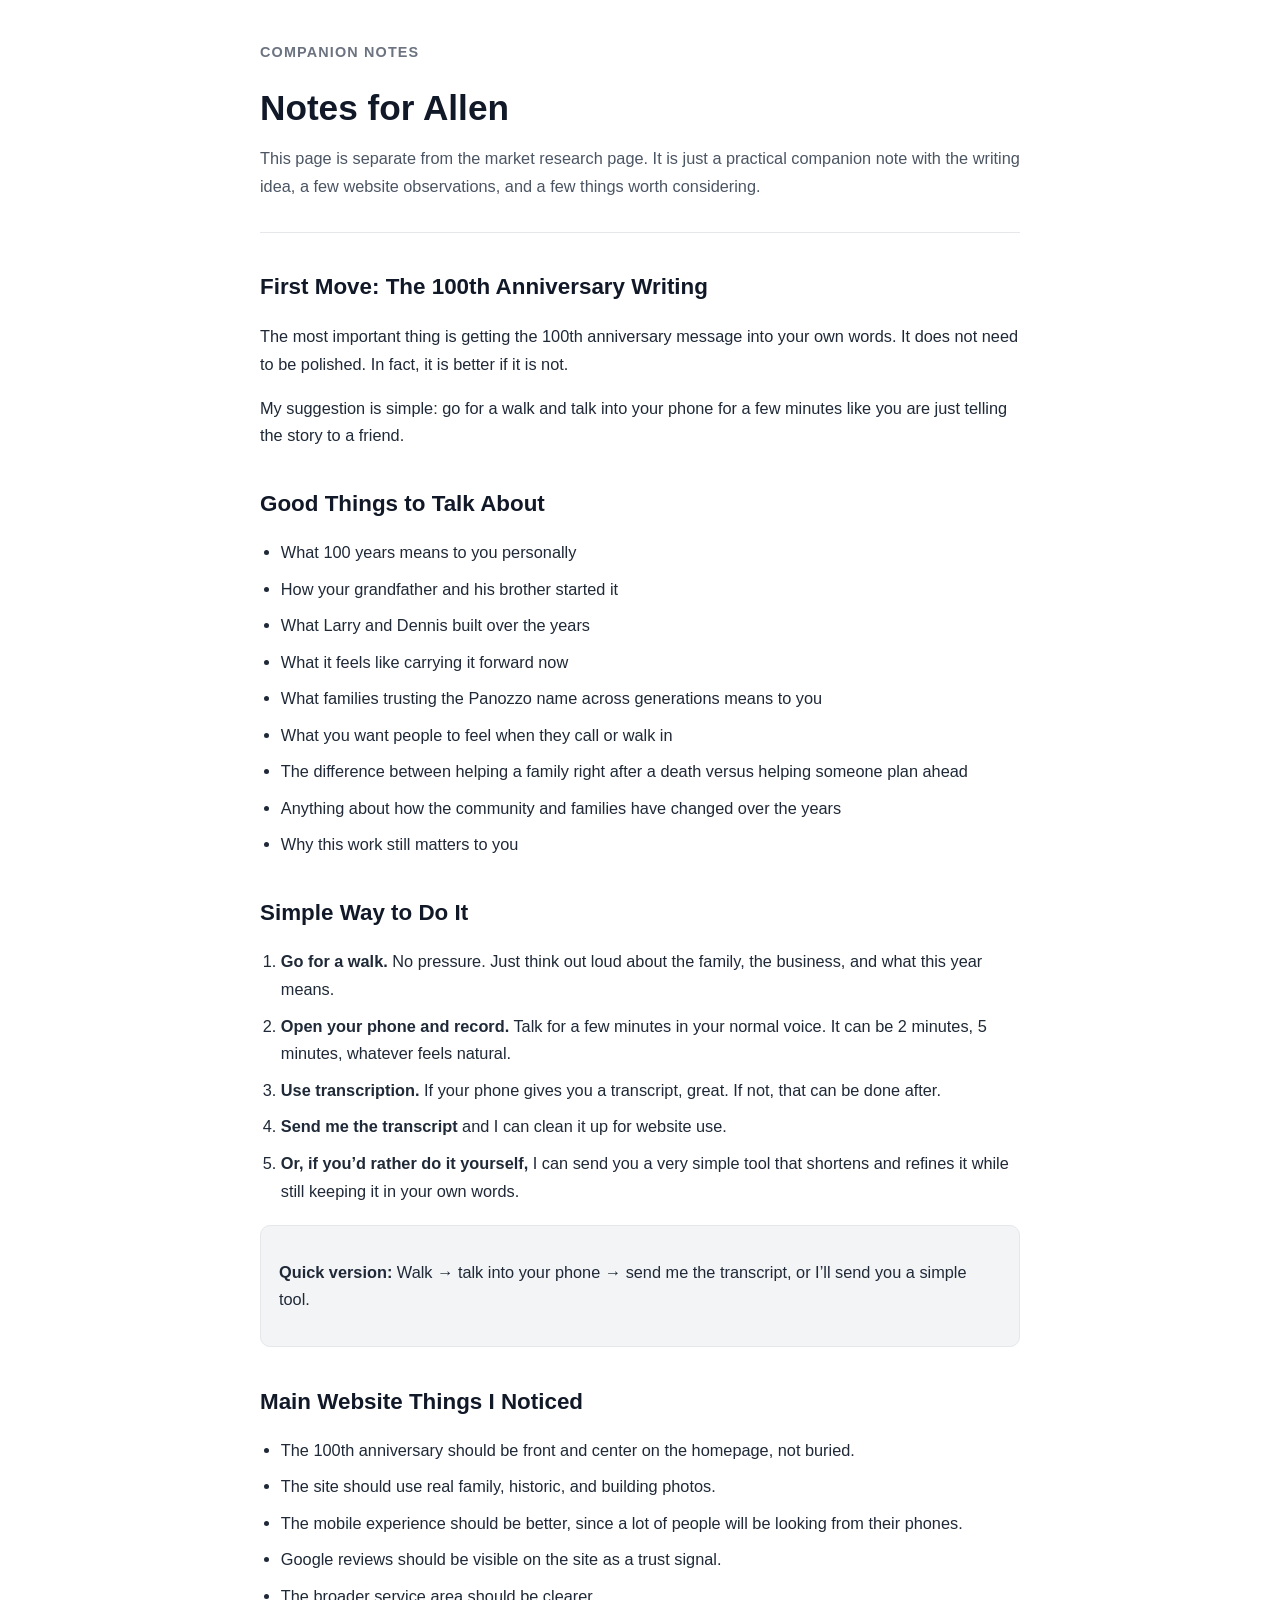
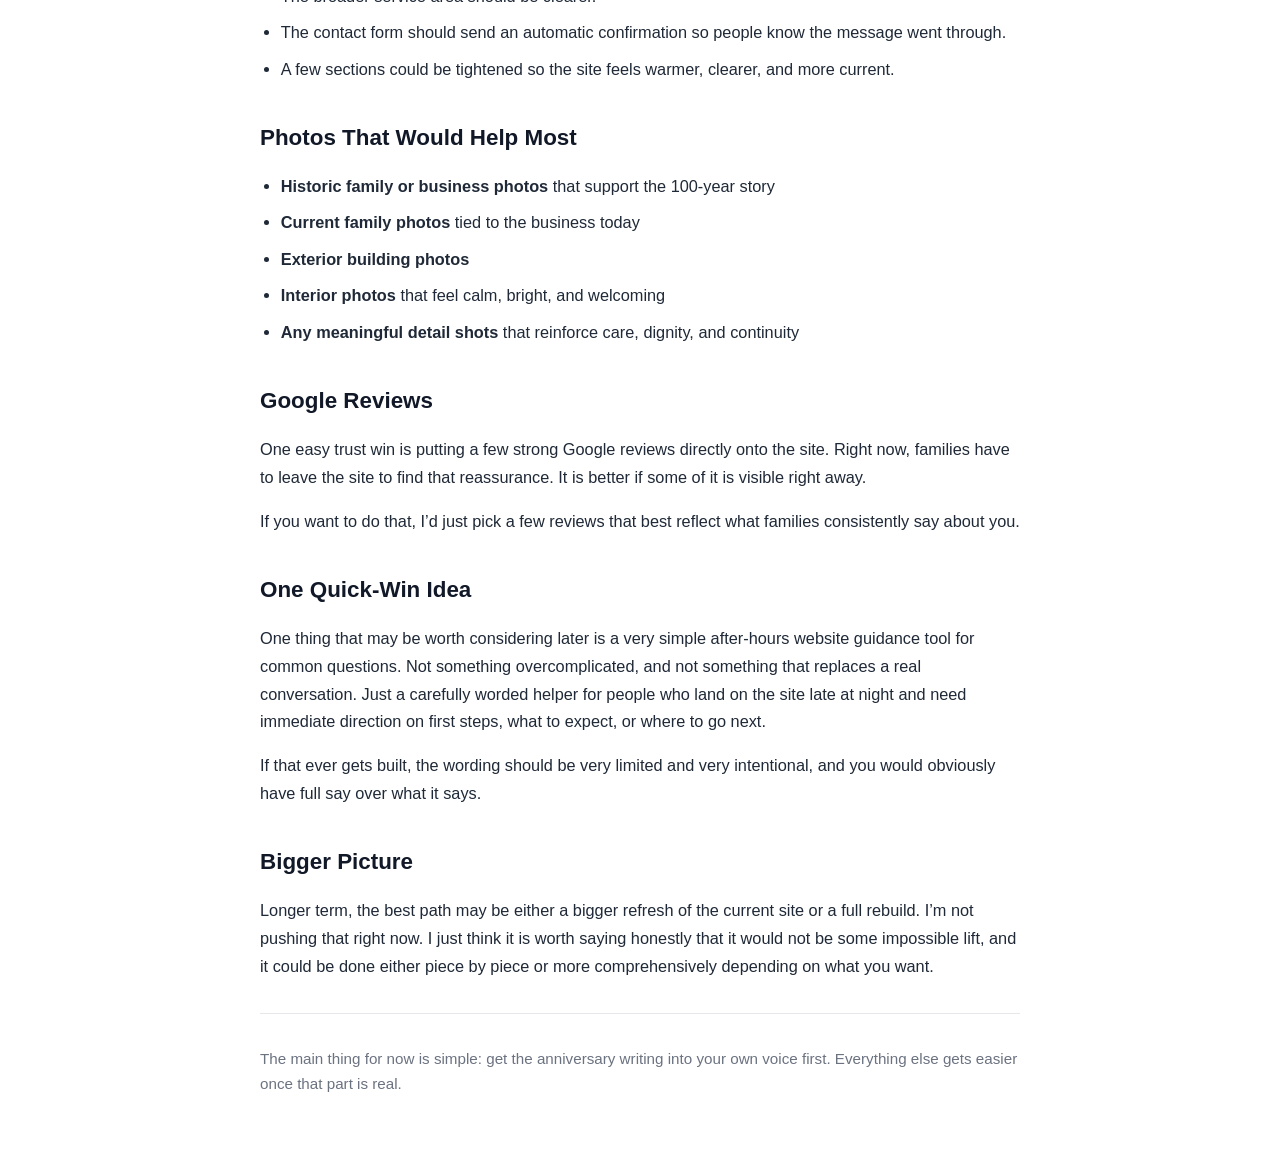
<file: notes-for-allen.html>
<!DOCTYPE html>
<html lang="en">
<head>
  <meta charset="UTF-8" />
  <meta name="viewport" content="width=device-width, initial-scale=1.0" />
  <title>Notes for Allen | Panozzo Bros.</title>
  <style>
    body {
      font-family: Arial, sans-serif;
      line-height: 1.7;
      color: #1f2937;
      background: #ffffff;
      margin: 0;
      padding: 0;
    }
    .wrap {
      max-width: 760px;
      margin: 0 auto;
      padding: 40px 20px 60px;
    }
    h1 {
      font-size: 2.2rem;
      line-height: 1.15;
      margin-bottom: 0.5rem;
      color: #111827;
    }
    h2 {
      font-size: 1.4rem;
      margin-top: 2.2rem;
      margin-bottom: 0.75rem;
      color: #111827;
    }
    p, li {
      font-size: 1.02rem;
    }
    .eyebrow {
      font-size: 0.9rem;
      letter-spacing: 0.08em;
      text-transform: uppercase;
      color: #6b7280;
      margin-bottom: 0.75rem;
      font-weight: 700;
    }
    .subtitle {
      color: #4b5563;
      margin-bottom: 2rem;
    }
    .callout {
      background: #f3f4f6;
      border: 1px solid #e5e7eb;
      border-radius: 10px;
      padding: 16px 18px;
      margin: 1.25rem 0 1.5rem;
    }
    hr {
      border: none;
      border-top: 1px solid #e5e7eb;
      margin: 2rem 0;
    }
    a {
      color: #0f766e;
    }
    ul, ol {
      padding-left: 1.3rem;
    }
    li {
      margin-bottom: 0.55rem;
    }
    .small {
      color: #6b7280;
      font-size: 0.95rem;
    }
  </style>
</head>
<body>
  <div class="wrap">
    <div class="eyebrow">Companion Notes</div>
    <h1>Notes for Allen</h1>
    <p class="subtitle">
      This page is separate from the market research page. It is just a practical companion note with the writing idea, a few website observations, and a few things worth considering.
    </p>

    <hr />

    <h2>First Move: The 100th Anniversary Writing</h2>
    <p>
      The most important thing is getting the 100th anniversary message into your own words.
      It does not need to be polished. In fact, it is better if it is not.
    </p>
    <p>
      My suggestion is simple: go for a walk and talk into your phone for a few minutes like you are just telling the story to a friend.
    </p>

    <h2>Good Things to Talk About</h2>
    <ul>
      <li>What 100 years means to you personally</li>
      <li>How your grandfather and his brother started it</li>
      <li>What Larry and Dennis built over the years</li>
      <li>What it feels like carrying it forward now</li>
      <li>What families trusting the Panozzo name across generations means to you</li>
      <li>What you want people to feel when they call or walk in</li>
      <li>The difference between helping a family right after a death versus helping someone plan ahead</li>
      <li>Anything about how the community and families have changed over the years</li>
      <li>Why this work still matters to you</li>
    </ul>

    <h2>Simple Way to Do It</h2>
    <ol>
      <li><strong>Go for a walk.</strong> No pressure. Just think out loud about the family, the business, and what this year means.</li>
      <li><strong>Open your phone and record.</strong> Talk for a few minutes in your normal voice. It can be 2 minutes, 5 minutes, whatever feels natural.</li>
      <li><strong>Use transcription.</strong> If your phone gives you a transcript, great. If not, that can be done after.</li>
      <li><strong>Send me the transcript</strong> and I can clean it up for website use.</li>
      <li><strong>Or, if you’d rather do it yourself,</strong> I can send you a very simple tool that shortens and refines it while still keeping it in your own words.</li>
    </ol>

    <div class="callout">
      <p><strong>Quick version:</strong> Walk → talk into your phone → send me the transcript, or I’ll send you a simple tool.</p>
    </div>

    <h2>Main Website Things I Noticed</h2>
    <ul>
      <li>The 100th anniversary should be front and center on the homepage, not buried.</li>
      <li>The site should use real family, historic, and building photos.</li>
      <li>The mobile experience should be better, since a lot of people will be looking from their phones.</li>
      <li>Google reviews should be visible on the site as a trust signal.</li>
      <li>The broader service area should be clearer.</li>
      <li>The contact form should send an automatic confirmation so people know the message went through.</li>
      <li>A few sections could be tightened so the site feels warmer, clearer, and more current.</li>
    </ul>

    <h2>Photos That Would Help Most</h2>
    <ul>
      <li><strong>Historic family or business photos</strong> that support the 100-year story</li>
      <li><strong>Current family photos</strong> tied to the business today</li>
      <li><strong>Exterior building photos</strong></li>
      <li><strong>Interior photos</strong> that feel calm, bright, and welcoming</li>
      <li><strong>Any meaningful detail shots</strong> that reinforce care, dignity, and continuity</li>
    </ul>

    <h2>Google Reviews</h2>
    <p>
      One easy trust win is putting a few strong Google reviews directly onto the site.
      Right now, families have to leave the site to find that reassurance. It is better if some of it is visible right away.
    </p>
    <p>
      If you want to do that, I’d just pick a few reviews that best reflect what families consistently say about you.
    </p>

    <h2>One Quick-Win Idea</h2>
    <p>
      One thing that may be worth considering later is a very simple after-hours website guidance tool for common questions.
      Not something overcomplicated, and not something that replaces a real conversation.
      Just a carefully worded helper for people who land on the site late at night and need immediate direction on first steps, what to expect, or where to go next.
    </p>
    <p>
      If that ever gets built, the wording should be very limited and very intentional, and you would obviously have full say over what it says.
    </p>

    <h2>Bigger Picture</h2>
    <p>
      Longer term, the best path may be either a bigger refresh of the current site or a full rebuild.
      I’m not pushing that right now. I just think it is worth saying honestly that it would not be some impossible lift, and it could be done either piece by piece or more comprehensively depending on what you want.
    </p>

    <hr />

    <p class="small">
      The main thing for now is simple: get the anniversary writing into your own voice first. Everything else gets easier once that part is real.
    </p>
  </div>
</body>
</html>
</file>
